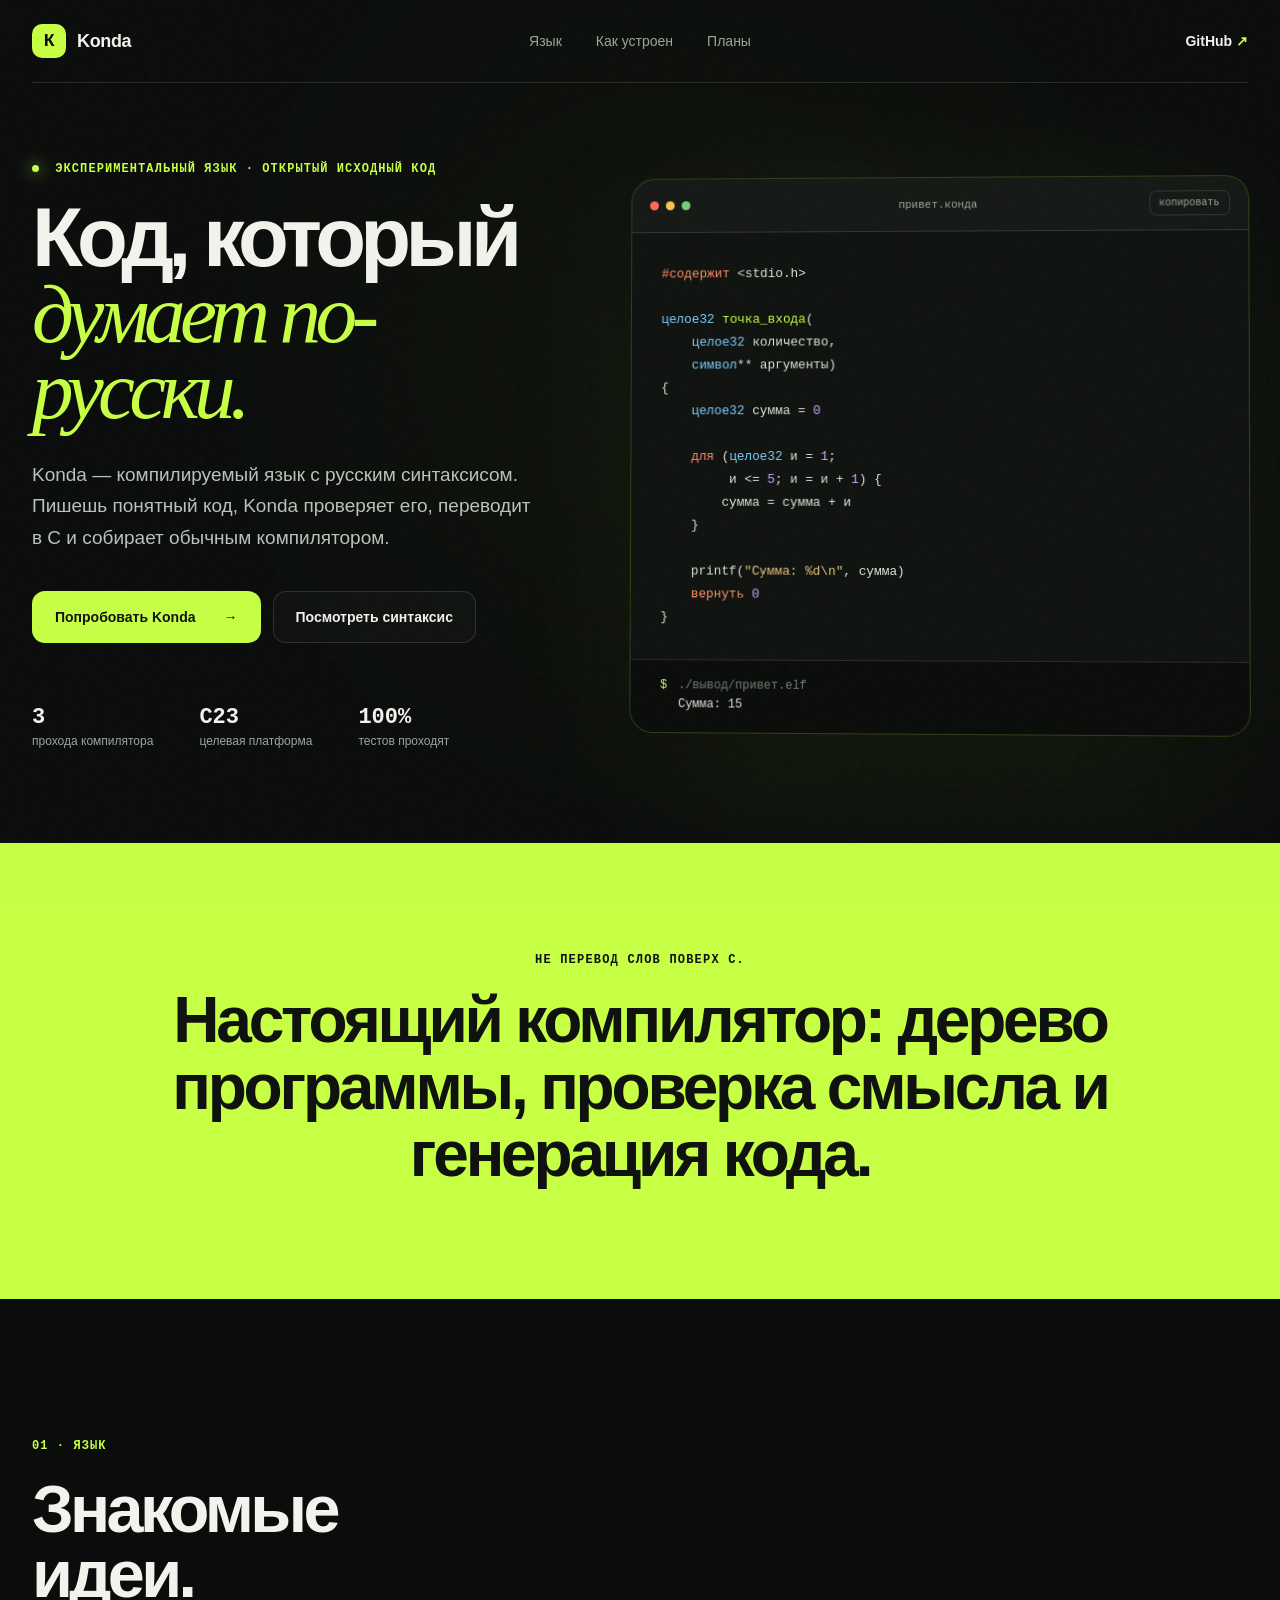
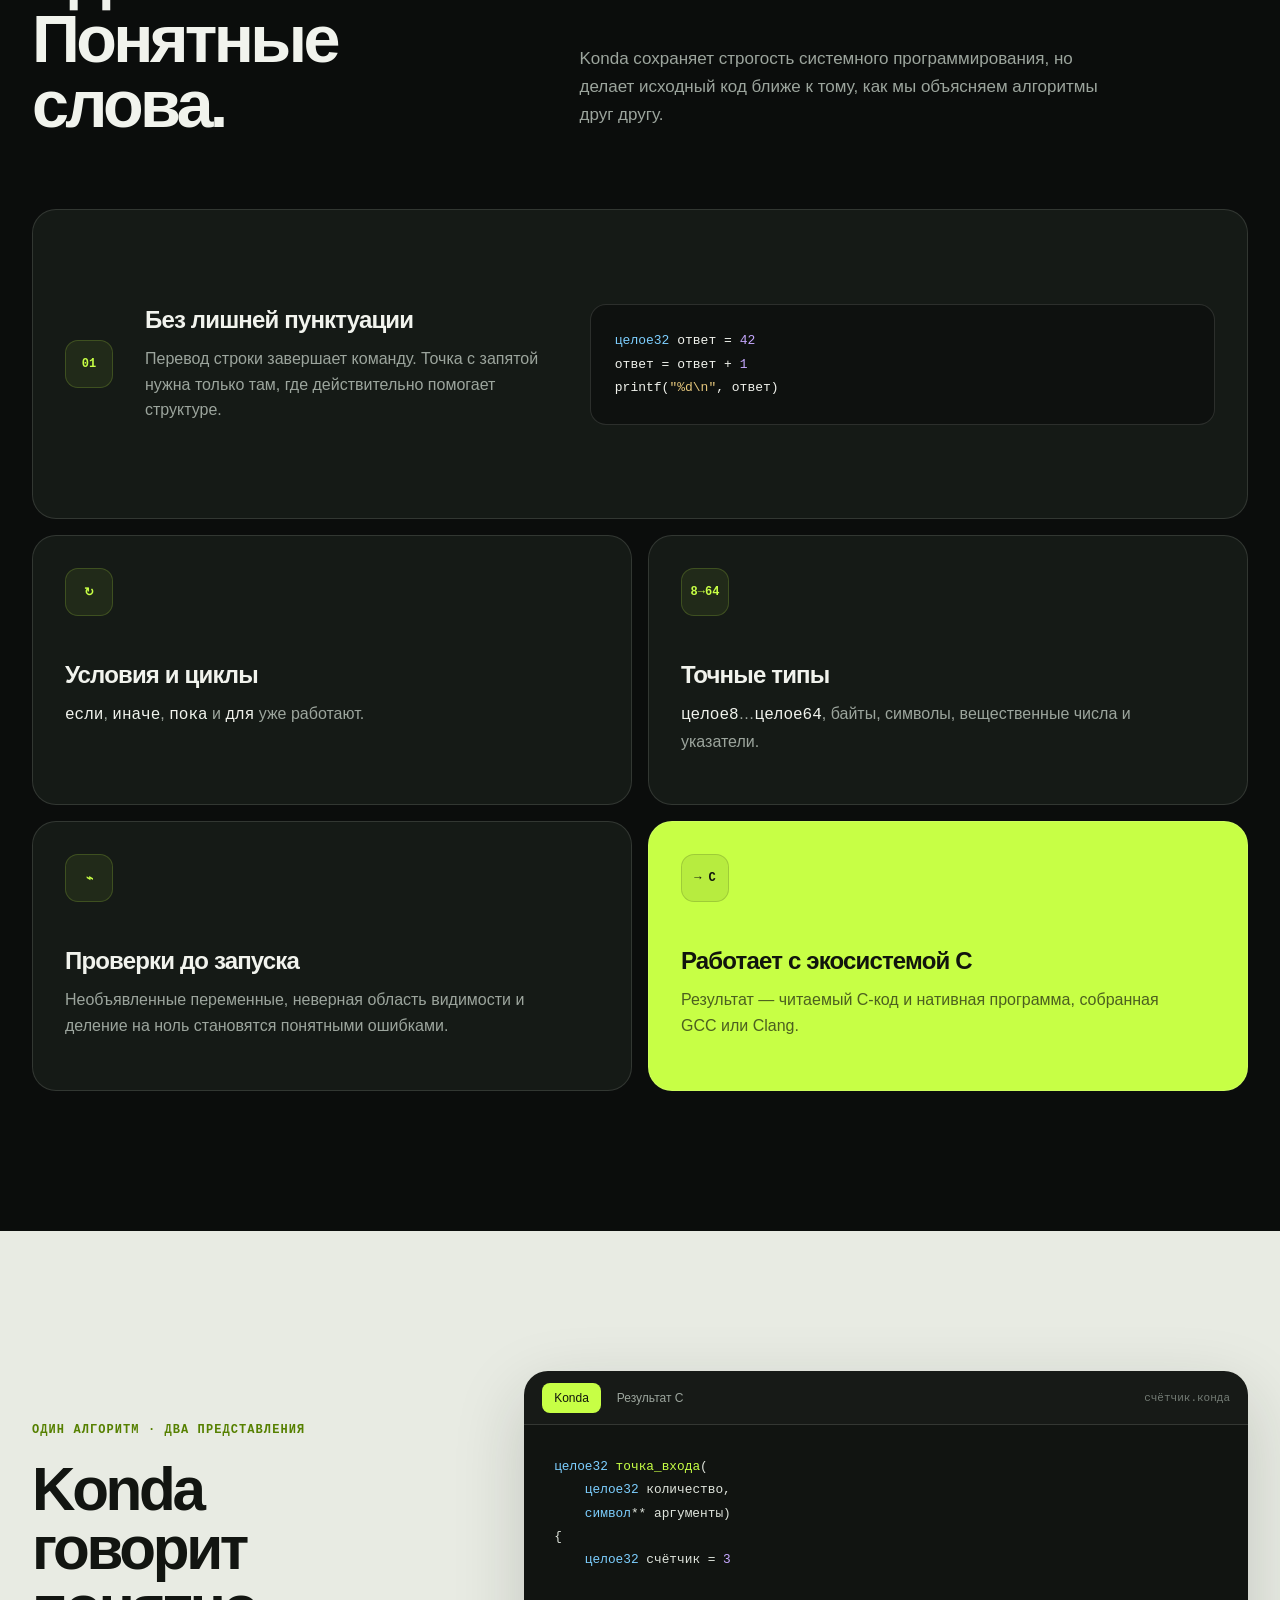
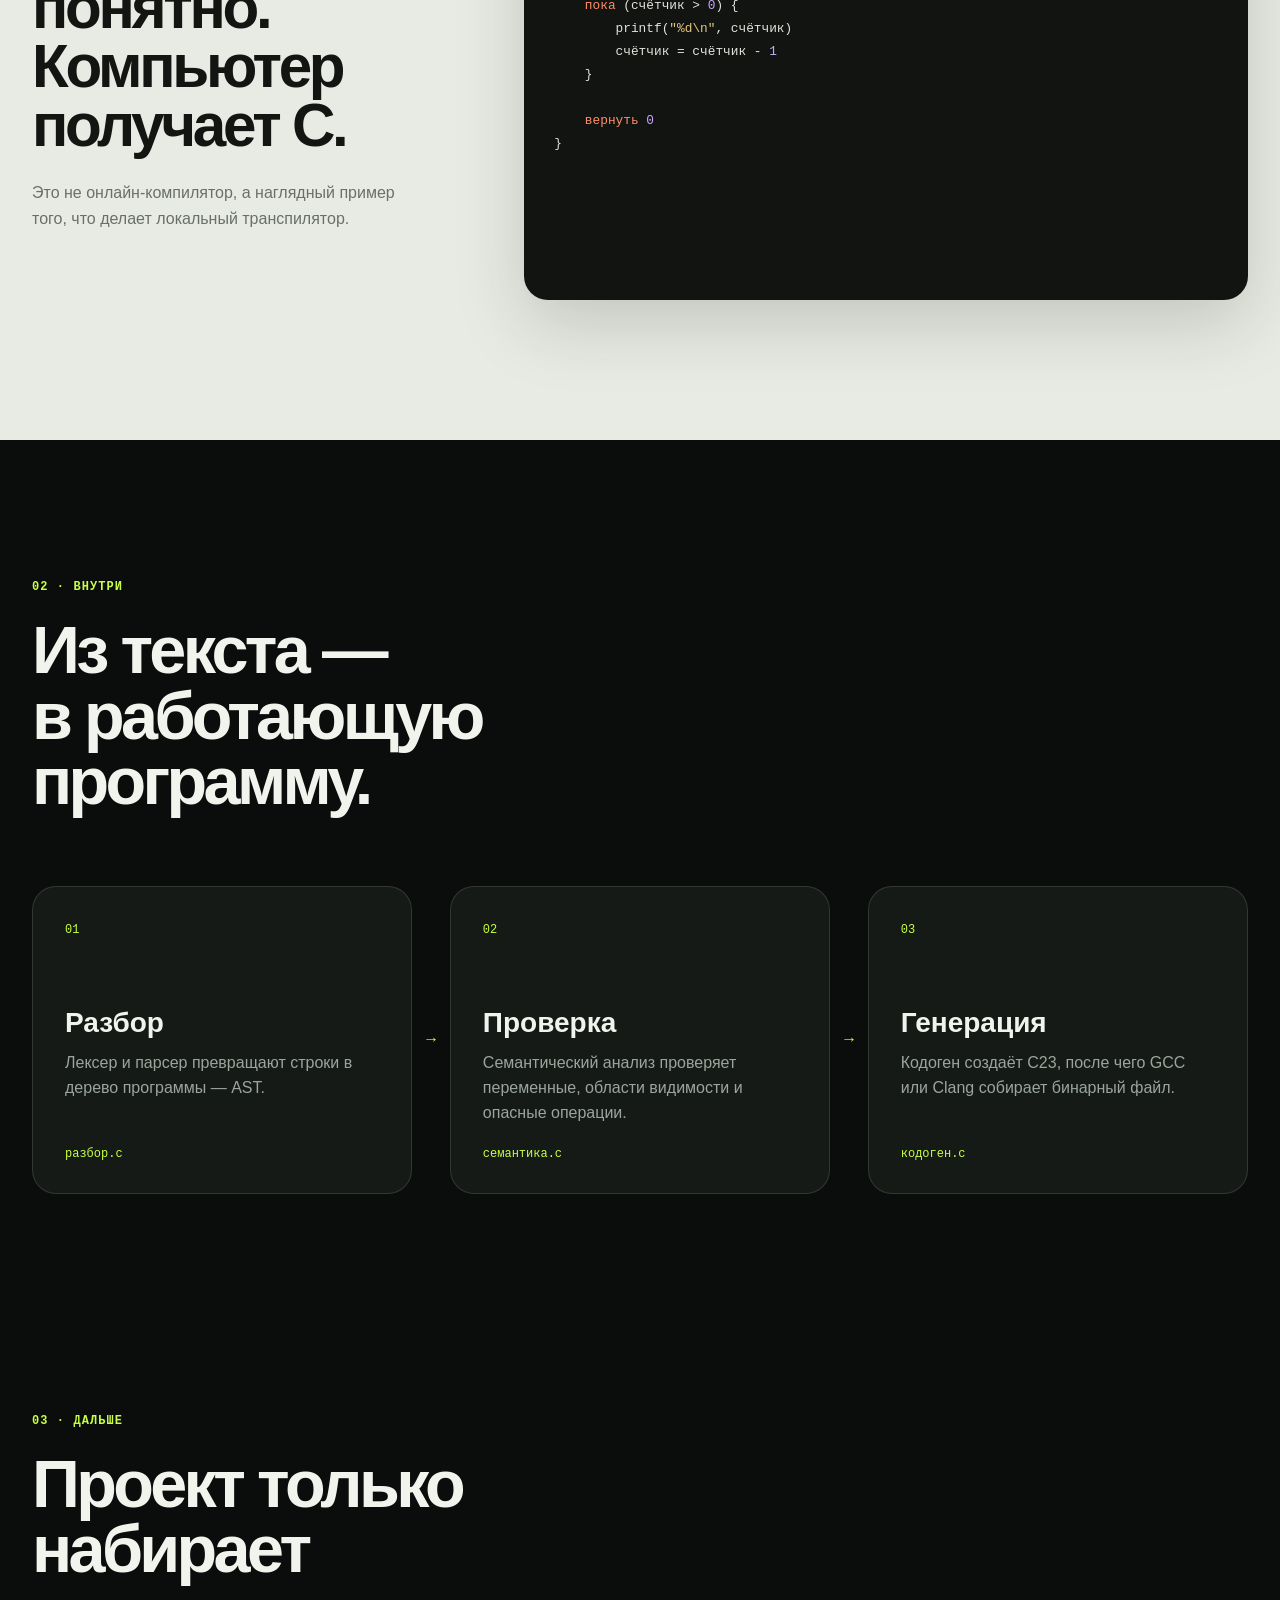
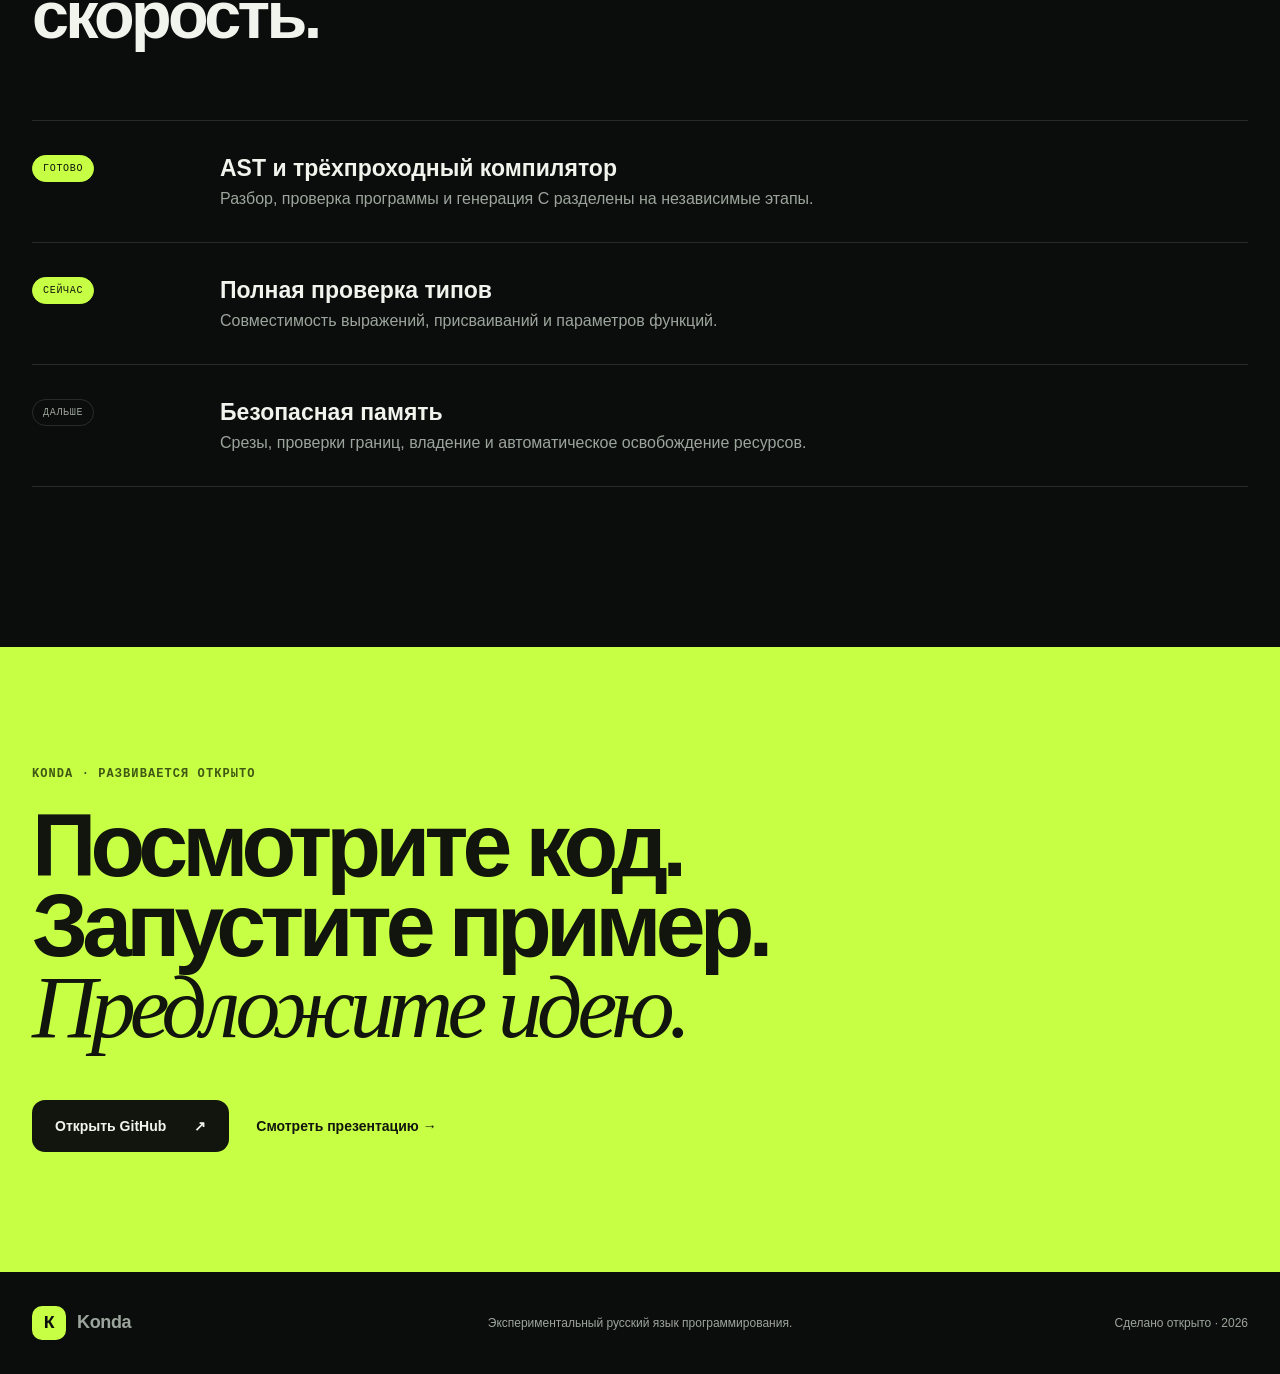
<file: docs/index.html>
<!doctype html>
<html lang="ru">
<head>
  <meta charset="utf-8">
  <meta name="viewport" content="width=device-width, initial-scale=1">
  <meta name="description" content="Konda — экспериментальный русский язык программирования, который переводится в C.">
  <meta name="theme-color" content="#0b0d0c">
  <title>Konda — программирование на русском</title>
  <link rel="icon" href="favicon.svg" type="image/svg+xml">
  <link rel="stylesheet" href="style.css">
</head>
<body>
  <div class="noise" aria-hidden="true"></div>

  <header class="site-header">
    <a class="brand" href="#top" aria-label="Konda — на главную">
      <span class="brand-mark">К</span>
      <span>Konda</span>
    </a>

    <nav class="main-nav" aria-label="Основная навигация">
      <a href="#language">Язык</a>
      <a href="#inside">Как устроен</a>
      <a href="#roadmap">Планы</a>
    </nav>

    <a class="header-link" href="https://github.com/daniliammo/Konda">GitHub <span>↗</span></a>
  </header>

  <main id="top">
    <section class="hero">
      <div class="hero-copy">
        <p class="eyebrow"><span class="status-dot"></span> Экспериментальный язык · открытый исходный код</p>
        <h1>Код, который<br><em>думает по-русски.</em></h1>
        <p class="hero-lead">
          Konda — компилируемый язык с русским синтаксисом.
          Пишешь понятный код, Konda проверяет его, переводит в C
          и собирает обычным компилятором.
        </p>
        <div class="hero-actions">
          <a class="button button-primary" href="https://github.com/daniliammo/Konda#сборка">Попробовать Konda <span>→</span></a>
          <a class="button button-ghost" href="#language">Посмотреть синтаксис</a>
        </div>
        <dl class="hero-stats">
          <div>
            <dt>3</dt>
            <dd>прохода компилятора</dd>
          </div>
          <div>
            <dt>C23</dt>
            <dd>целевая платформа</dd>
          </div>
          <div>
            <dt>100%</dt>
            <dd>тестов проходят</dd>
          </div>
        </dl>
      </div>

      <div class="terminal-wrap" aria-label="Пример программы на Konda">
        <div class="terminal-glow"></div>
        <div class="terminal">
          <div class="terminal-bar">
            <div class="traffic-lights" aria-hidden="true">
              <span></span><span></span><span></span>
            </div>
            <span class="terminal-title">привет.конда</span>
            <button class="copy-button" type="button" data-copy="hero-code">копировать</button>
          </div>
          <pre id="hero-code"><code><span class="tok-directive">#содержит</span> &lt;stdio.h&gt;

<span class="tok-type">целое32</span> <span class="tok-fn">точка_входа</span>(
    <span class="tok-type">целое32</span> количество,
    <span class="tok-type">символ</span>** аргументы)
{
    <span class="tok-type">целое32</span> сумма = <span class="tok-num">0</span>

    <span class="tok-keyword">для</span> (<span class="tok-type">целое32</span> и = <span class="tok-num">1</span>;
         и &lt;= <span class="tok-num">5</span>; и = и + <span class="tok-num">1</span>) {
        сумма = сумма + и
    }

    printf(<span class="tok-string">"Сумма: %d\n"</span>, сумма)
    <span class="tok-keyword">вернуть</span> <span class="tok-num">0</span>
}</code></pre>
          <div class="terminal-output">
            <span class="prompt">$</span> ./вывод/привет.elf
            <strong>Сумма: 15</strong>
          </div>
        </div>
      </div>
    </section>

    <section class="statement" aria-label="Главная идея">
      <p>Не перевод слов поверх C.</p>
      <h2>Настоящий компилятор: дерево программы, проверка смысла и генерация кода.</h2>
    </section>

    <section class="language-section" id="language">
      <div class="section-heading">
        <p class="eyebrow">01 · Язык</p>
        <h2>Знакомые идеи.<br>Понятные слова.</h2>
        <p>Konda сохраняет строгость системного программирования, но делает исходный код ближе к тому, как мы объясняем алгоритмы друг другу.</p>
      </div>

      <div class="feature-grid">
        <article class="feature-card feature-card-wide">
          <div class="feature-number">01</div>
          <div>
            <h3>Без лишней пунктуации</h3>
            <p>Перевод строки завершает команду. Точка с запятой нужна только там, где действительно помогает структуре.</p>
          </div>
          <pre><code><span class="tok-type">целое32</span> ответ = <span class="tok-num">42</span>
ответ = ответ + <span class="tok-num">1</span>
printf(<span class="tok-string">"%d\n"</span>, ответ)</code></pre>
        </article>

        <article class="feature-card">
          <div class="feature-icon">↻</div>
          <h3>Условия и циклы</h3>
          <p><code>если</code>, <code>иначе</code>, <code>пока</code> и <code>для</code> уже работают.</p>
        </article>

        <article class="feature-card">
          <div class="feature-icon">8→64</div>
          <h3>Точные типы</h3>
          <p><code>целое8</code>…<code>целое64</code>, байты, символы, вещественные числа и указатели.</p>
        </article>

        <article class="feature-card">
          <div class="feature-icon">⌁</div>
          <h3>Проверки до запуска</h3>
          <p>Необъявленные переменные, неверная область видимости и деление на ноль становятся понятными ошибками.</p>
        </article>

        <article class="feature-card feature-accent">
          <div class="feature-icon">→ C</div>
          <h3>Работает с экосистемой C</h3>
          <p>Результат — читаемый C-код и нативная программа, собранная GCC или Clang.</p>
        </article>
      </div>
    </section>

    <section class="compare-section">
      <div class="compare-copy">
        <p class="eyebrow">Один алгоритм · два представления</p>
        <h2>Konda говорит понятно. Компьютер получает C.</h2>
        <p>Это не онлайн-компилятор, а наглядный пример того, что делает локальный транспилятор.</p>
      </div>

      <div class="code-compare">
        <div class="code-tabs" role="tablist" aria-label="Выбор языка примера">
          <button class="code-tab active" type="button" role="tab" aria-selected="true" data-code-tab="konda">Konda</button>
          <button class="code-tab" type="button" role="tab" aria-selected="false" data-code-tab="c">Результат C</button>
          <span class="code-file" data-code-file>счётчик.конда</span>
        </div>
        <div class="code-panel active" data-code-panel="konda">
          <pre><code><span class="tok-type">целое32</span> <span class="tok-fn">точка_входа</span>(
    <span class="tok-type">целое32</span> количество,
    <span class="tok-type">символ</span>** аргументы)
{
    <span class="tok-type">целое32</span> счётчик = <span class="tok-num">3</span>

    <span class="tok-keyword">пока</span> (счётчик &gt; <span class="tok-num">0</span>) {
        printf(<span class="tok-string">"%d\n"</span>, счётчик)
        счётчик = счётчик - <span class="tok-num">1</span>
    }

    <span class="tok-keyword">вернуть</span> <span class="tok-num">0</span>
}</code></pre>
        </div>
        <div class="code-panel" data-code-panel="c" hidden>
          <pre><code><span class="tok-directive">#include</span> &lt;stdint.h&gt;
<span class="tok-directive">#include</span> &lt;stdio.h&gt;

int32_t <span class="tok-fn">main</span>(
    int32_t argc,
    char **argv)
{
    int32_t счётчик = <span class="tok-num">3</span>;

    <span class="tok-keyword">while</span> (счётчик &gt; <span class="tok-num">0</span>) {
        printf(<span class="tok-string">"%d\n"</span>, счётчик);
        счётчик = счётчик - <span class="tok-num">1</span>;
    }

    <span class="tok-keyword">return</span> <span class="tok-num">0</span>;
}</code></pre>
        </div>
      </div>
    </section>

    <section class="inside-section" id="inside">
      <div class="section-heading">
        <p class="eyebrow">02 · Внутри</p>
        <h2>Из текста —<br>в работающую программу.</h2>
      </div>

      <div class="pipeline">
        <article>
          <span>01</span>
          <h3>Разбор</h3>
          <p>Лексер и парсер превращают строки в дерево программы — AST.</p>
          <code>разбор.c</code>
        </article>
        <div class="pipeline-arrow" aria-hidden="true">→</div>
        <article>
          <span>02</span>
          <h3>Проверка</h3>
          <p>Семантический анализ проверяет переменные, области видимости и опасные операции.</p>
          <code>семантика.c</code>
        </article>
        <div class="pipeline-arrow" aria-hidden="true">→</div>
        <article>
          <span>03</span>
          <h3>Генерация</h3>
          <p>Кодоген создаёт C23, после чего GCC или Clang собирает бинарный файл.</p>
          <code>кодоген.c</code>
        </article>
      </div>
    </section>

    <section class="roadmap-section" id="roadmap">
      <div class="section-heading">
        <p class="eyebrow">03 · Дальше</p>
        <h2>Проект только<br>набирает скорость.</h2>
      </div>

      <ol class="roadmap">
        <li class="done">
          <span class="roadmap-state">готово</span>
          <div>
            <h3>AST и трёхпроходный компилятор</h3>
            <p>Разбор, проверка программы и генерация C разделены на независимые этапы.</p>
          </div>
        </li>
        <li class="active">
          <span class="roadmap-state">сейчас</span>
          <div>
            <h3>Полная проверка типов</h3>
            <p>Совместимость выражений, присваиваний и параметров функций.</p>
          </div>
        </li>
        <li>
          <span class="roadmap-state">дальше</span>
          <div>
            <h3>Безопасная память</h3>
            <p>Срезы, проверки границ, владение и автоматическое освобождение ресурсов.</p>
          </div>
        </li>
      </ol>
    </section>

    <section class="cta-section">
      <p class="eyebrow">Konda · развивается открыто</p>
      <h2>Посмотрите код.<br>Запустите пример.<br><em>Предложите идею.</em></h2>
      <div class="cta-actions">
        <a class="button button-light" href="https://github.com/daniliammo/Konda">Открыть GitHub <span>↗</span></a>
        <a class="text-link" href="konda_presentation.html">Смотреть презентацию →</a>
      </div>
    </section>
  </main>

  <footer>
    <a class="brand" href="#top">
      <span class="brand-mark">К</span>
      <span>Konda</span>
    </a>
    <p>Экспериментальный русский язык программирования.</p>
    <p>Сделано открыто · 2026</p>
  </footer>

  <script src="script.js"></script>
</body>
</html>
</file>
<file: docs/style.css>
:root {
  --bg: #0b0d0c;
  --bg-soft: #111512;
  --panel: #151a16;
  --panel-light: #1b211c;
  --text: #f1f3ed;
  --muted: #9ca59d;
  --line: rgba(241, 243, 237, 0.13);
  --acid: #c7ff45;
  --acid-soft: #a4d837;
  --orange: #ff8a4c;
  --blue: #7dcfff;
  --radius: 24px;
  --mono: "SFMono-Regular", "Cascadia Code", "Roboto Mono", Consolas, monospace;
  --sans: Inter, "Segoe UI", Arial, sans-serif;
}

* {
  box-sizing: border-box;
}

html {
  scroll-behavior: smooth;
}

body {
  margin: 0;
  color: var(--text);
  background: var(--bg);
  font-family: var(--sans);
  overflow-x: hidden;
}

a {
  color: inherit;
  text-decoration: none;
}

button {
  font: inherit;
}

code,
pre {
  font-family: var(--mono);
}

.noise {
  position: fixed;
  inset: 0;
  z-index: 20;
  pointer-events: none;
  opacity: 0.025;
  background-image: url("data:image/svg+xml,%3Csvg viewBox='0 0 180 180' xmlns='http://www.w3.org/2000/svg'%3E%3Cfilter id='n'%3E%3CfeTurbulence type='fractalNoise' baseFrequency='.9' numOctaves='3' stitchTiles='stitch'/%3E%3C/filter%3E%3Crect width='100%25' height='100%25' filter='url(%23n)' opacity='.8'/%3E%3C/svg%3E");
}

.site-header {
  position: relative;
  z-index: 10;
  display: grid;
  grid-template-columns: 1fr auto 1fr;
  align-items: center;
  width: min(1440px, calc(100% - 64px));
  margin: 0 auto;
  padding: 24px 0;
  border-bottom: 1px solid var(--line);
}

.brand {
  display: inline-flex;
  align-items: center;
  gap: 11px;
  width: max-content;
  font-size: 18px;
  font-weight: 750;
  letter-spacing: -0.02em;
}

.brand-mark {
  display: grid;
  place-items: center;
  width: 34px;
  height: 34px;
  color: var(--bg);
  background: var(--acid);
  border-radius: 10px;
  font-family: var(--mono);
  font-weight: 900;
}

.main-nav {
  display: flex;
  gap: 34px;
  color: var(--muted);
  font-size: 14px;
}

.main-nav a,
.header-link {
  transition: color 180ms ease;
}

.main-nav a:hover,
.header-link:hover {
  color: var(--acid);
}

.header-link {
  justify-self: end;
  font-size: 14px;
  font-weight: 650;
}

.header-link span {
  color: var(--acid);
}

.hero {
  position: relative;
  display: grid;
  grid-template-columns: minmax(0, 0.9fr) minmax(520px, 1.1fr);
  gap: clamp(48px, 7vw, 120px);
  align-items: center;
  width: min(1440px, calc(100% - 64px));
  min-height: 760px;
  margin: 0 auto;
  padding: 76px 0 92px;
}

.hero::before {
  position: absolute;
  top: 8%;
  left: 36%;
  width: 420px;
  height: 420px;
  content: "";
  background: var(--acid);
  border-radius: 50%;
  filter: blur(180px);
  opacity: 0.055;
  pointer-events: none;
}

.eyebrow {
  margin: 0 0 24px;
  color: var(--acid);
  font-family: var(--mono);
  font-size: 12px;
  font-weight: 700;
  letter-spacing: 0.09em;
  text-transform: uppercase;
}

.status-dot {
  display: inline-block;
  width: 7px;
  height: 7px;
  margin-right: 8px;
  background: var(--acid);
  border-radius: 50%;
  box-shadow: 0 0 16px var(--acid);
}

h1,
h2,
h3,
p {
  margin-top: 0;
}

h1 {
  max-width: 790px;
  margin-bottom: 30px;
  font-size: clamp(56px, 6.5vw, 104px);
  font-weight: 720;
  line-height: 0.91;
  letter-spacing: -0.068em;
}

h1 em,
.cta-section em {
  color: var(--acid);
  font-family: Georgia, "Times New Roman", serif;
  font-weight: 400;
}

.hero-lead {
  max-width: 610px;
  margin-bottom: 38px;
  color: #bbc2bb;
  font-size: 19px;
  line-height: 1.65;
}

.hero-actions,
.cta-actions {
  display: flex;
  flex-wrap: wrap;
  gap: 12px;
}

.button {
  display: inline-flex;
  align-items: center;
  justify-content: center;
  gap: 28px;
  min-height: 52px;
  padding: 0 22px;
  border: 1px solid transparent;
  border-radius: 13px;
  font-size: 14px;
  font-weight: 750;
  transition: transform 180ms ease, background 180ms ease, border-color 180ms ease;
}

.button:hover {
  transform: translateY(-2px);
}

.button-primary {
  color: #10140c;
  background: var(--acid);
}

.button-primary:hover {
  background: #d4ff70;
}

.button-ghost {
  border-color: var(--line);
  background: rgba(255, 255, 255, 0.025);
}

.button-ghost:hover {
  border-color: rgba(199, 255, 69, 0.45);
}

.hero-stats {
  display: flex;
  gap: 46px;
  margin: 62px 0 0;
}

.hero-stats div {
  display: grid;
  gap: 4px;
}

.hero-stats dt {
  font-family: var(--mono);
  font-size: 22px;
  font-weight: 800;
}

.hero-stats dd {
  margin: 0;
  color: var(--muted);
  font-size: 12px;
}

.terminal-wrap {
  position: relative;
}

.terminal-glow {
  position: absolute;
  inset: 8% 5% -5%;
  z-index: -1;
  background: rgba(199, 255, 69, 0.1);
  filter: blur(75px);
}

.terminal {
  overflow: hidden;
  background: #101310;
  border: 1px solid rgba(199, 255, 69, 0.18);
  border-radius: var(--radius);
  box-shadow: 0 32px 80px rgba(0, 0, 0, 0.35);
  transform: perspective(1500px) rotateY(-2deg) rotateX(1deg);
}

.terminal-bar,
.code-tabs {
  display: grid;
  grid-template-columns: 1fr auto 1fr;
  align-items: center;
  min-height: 54px;
  padding: 0 18px;
  background: rgba(255, 255, 255, 0.025);
  border-bottom: 1px solid var(--line);
}

.traffic-lights {
  display: flex;
  gap: 7px;
}

.traffic-lights span {
  width: 9px;
  height: 9px;
  background: #343a35;
  border-radius: 50%;
}

.traffic-lights span:first-child {
  background: #ff6b55;
}

.traffic-lights span:nth-child(2) {
  background: #f7c84c;
}

.traffic-lights span:nth-child(3) {
  background: #72d178;
}

.terminal-title {
  color: var(--muted);
  font-family: var(--mono);
  font-size: 11px;
}

.copy-button {
  justify-self: end;
  padding: 6px 9px;
  color: var(--muted);
  background: transparent;
  border: 1px solid var(--line);
  border-radius: 7px;
  cursor: pointer;
  font-family: var(--mono);
  font-size: 10px;
}

.copy-button:hover {
  color: var(--acid);
  border-color: rgba(199, 255, 69, 0.4);
}

.terminal pre,
.code-panel pre {
  margin: 0;
  padding: 30px;
  overflow-x: auto;
  color: #dfe4dc;
  font-size: clamp(11px, 1vw, 14px);
  line-height: 1.8;
  tab-size: 4;
}

.tok-directive,
.tok-keyword {
  color: #ff8d65;
}

.tok-type {
  color: var(--blue);
}

.tok-fn {
  color: var(--acid);
}

.tok-string {
  color: #e6c77c;
}

.tok-num {
  color: #c6a8ff;
}

.terminal-output {
  display: grid;
  grid-template-columns: auto 1fr;
  gap: 5px 11px;
  padding: 18px 30px 21px;
  color: #747d75;
  background: #0b0d0b;
  border-top: 1px solid var(--line);
  font-family: var(--mono);
  font-size: 12px;
}

.terminal-output .prompt {
  grid-row: 1 / 3;
  color: var(--acid);
}

.terminal-output strong {
  color: #dfe4dc;
  font-weight: 500;
}

.statement {
  padding: 110px max(32px, calc((100vw - 1160px) / 2));
  color: #10120f;
  background: var(--acid);
  text-align: center;
}

.statement p {
  margin-bottom: 20px;
  font-family: var(--mono);
  font-size: 12px;
  font-weight: 800;
  letter-spacing: 0.1em;
  text-transform: uppercase;
}

.statement h2 {
  max-width: 1050px;
  margin: 0 auto;
  font-size: clamp(36px, 5vw, 70px);
  line-height: 1.05;
  letter-spacing: -0.05em;
}

.language-section,
.inside-section,
.roadmap-section {
  width: min(1240px, calc(100% - 64px));
  margin: 0 auto;
  padding: 140px 0;
}

.section-heading {
  display: grid;
  grid-template-columns: 1fr 1.4fr;
  gap: 24px 70px;
  align-items: end;
  margin-bottom: 72px;
}

.section-heading .eyebrow {
  grid-column: 1 / -1;
  margin-bottom: 0;
}

.section-heading h2 {
  margin-bottom: 0;
  font-size: clamp(42px, 5.2vw, 76px);
  line-height: 0.98;
  letter-spacing: -0.055em;
}

.section-heading > p:last-child {
  max-width: 540px;
  margin: 0 0 8px;
  color: var(--muted);
  font-size: 17px;
  line-height: 1.65;
}

.feature-grid {
  display: grid;
  grid-template-columns: repeat(2, 1fr);
  gap: 16px;
}

.feature-card {
  position: relative;
  min-height: 270px;
  padding: 32px;
  overflow: hidden;
  background: var(--panel);
  border: 1px solid var(--line);
  border-radius: var(--radius);
}

.feature-card h3 {
  margin-bottom: 12px;
  font-size: 24px;
  letter-spacing: -0.035em;
}

.feature-card p {
  max-width: 480px;
  margin-bottom: 0;
  color: var(--muted);
  line-height: 1.6;
}

.feature-card p code {
  color: var(--text);
}

.feature-card-wide {
  display: grid;
  grid-template-columns: 52px minmax(220px, 0.8fr) 1.2fr;
  gap: 28px;
  align-items: center;
  grid-column: 1 / -1;
  min-height: 310px;
}

.feature-card-wide pre {
  margin: 0;
  padding: 24px;
  overflow-x: auto;
  background: #0e110f;
  border: 1px solid var(--line);
  border-radius: 16px;
  font-size: 13px;
  line-height: 1.8;
}

.feature-number,
.feature-icon {
  display: grid;
  place-items: center;
  width: 48px;
  height: 48px;
  margin-bottom: 45px;
  color: var(--acid);
  background: rgba(199, 255, 69, 0.07);
  border: 1px solid rgba(199, 255, 69, 0.18);
  border-radius: 13px;
  font-family: var(--mono);
  font-size: 12px;
  font-weight: 800;
}

.feature-card-wide .feature-number {
  margin-bottom: 0;
}

.feature-accent {
  color: #11150d;
  background: var(--acid);
}

.feature-accent .feature-icon {
  color: #11150d;
  background: rgba(11, 13, 12, 0.08);
  border-color: rgba(11, 13, 12, 0.14);
}

.feature-accent p {
  color: rgba(17, 21, 13, 0.68);
}

.compare-section {
  display: grid;
  grid-template-columns: 0.7fr 1.3fr;
  gap: clamp(40px, 8vw, 130px);
  align-items: center;
  padding: 140px max(32px, calc((100vw - 1240px) / 2));
  background: #e8ebe3;
}

.compare-copy {
  color: #121511;
}

.compare-copy .eyebrow {
  color: #568000;
}

.compare-copy h2 {
  margin-bottom: 24px;
  font-size: clamp(42px, 4.7vw, 72px);
  line-height: 0.98;
  letter-spacing: -0.055em;
}

.compare-copy > p:last-child {
  color: #697068;
  line-height: 1.65;
}

.code-compare {
  min-width: 0;
  overflow: hidden;
  color: var(--text);
  background: #111411;
  border-radius: var(--radius);
  box-shadow: 0 24px 70px rgba(26, 31, 25, 0.18);
}

.code-tabs {
  display: flex;
  gap: 4px;
}

.code-tab {
  padding: 8px 12px;
  color: var(--muted);
  background: transparent;
  border: 0;
  border-radius: 8px;
  cursor: pointer;
  font-size: 12px;
}

.code-tab.active {
  color: #10140c;
  background: var(--acid);
}

.code-file {
  margin-left: auto;
  color: #737b74;
  font-family: var(--mono);
  font-size: 11px;
}

.code-panel {
  min-height: 475px;
}

.inside-section {
  padding-bottom: 80px;
}

.pipeline {
  display: grid;
  grid-template-columns: 1fr auto 1fr auto 1fr;
  align-items: center;
}

.pipeline article {
  min-height: 290px;
  padding: 32px;
  background: var(--panel);
  border: 1px solid var(--line);
  border-radius: var(--radius);
}

.pipeline article > span {
  color: var(--acid);
  font-family: var(--mono);
  font-size: 12px;
}

.pipeline h3 {
  margin: 70px 0 12px;
  font-size: 28px;
}

.pipeline p {
  min-height: 76px;
  color: var(--muted);
  line-height: 1.55;
}

.pipeline article code {
  color: var(--acid);
  font-size: 12px;
}

.pipeline-arrow {
  padding: 0 14px;
  color: var(--acid);
  font-family: var(--mono);
}

.roadmap-section {
  padding-bottom: 160px;
}

.roadmap {
  margin: 0;
  padding: 0;
  list-style: none;
  border-top: 1px solid var(--line);
}

.roadmap li {
  display: grid;
  grid-template-columns: 160px 1fr;
  gap: 28px;
  padding: 34px 0;
  border-bottom: 1px solid var(--line);
}

.roadmap-state {
  align-self: start;
  width: max-content;
  padding: 7px 10px;
  color: var(--muted);
  border: 1px solid var(--line);
  border-radius: 999px;
  font-family: var(--mono);
  font-size: 10px;
  letter-spacing: 0.07em;
  text-transform: uppercase;
}

.roadmap .done .roadmap-state,
.roadmap .active .roadmap-state {
  color: #11150d;
  background: var(--acid);
  border-color: var(--acid);
}

.roadmap h3 {
  margin-bottom: 8px;
  font-size: 23px;
}

.roadmap p {
  margin-bottom: 0;
  color: var(--muted);
}

.cta-section {
  padding: 120px max(32px, calc((100vw - 1240px) / 2));
  color: #11150d;
  background: var(--acid);
}

.cta-section .eyebrow {
  color: #405713;
}

.cta-section h2 {
  margin-bottom: 52px;
  font-size: clamp(52px, 7vw, 105px);
  line-height: 0.9;
  letter-spacing: -0.065em;
}

.cta-section em {
  color: #11150d;
}

.button-light {
  color: var(--text);
  background: #11150d;
}

.text-link {
  display: inline-flex;
  align-items: center;
  padding: 0 15px;
  font-size: 14px;
  font-weight: 750;
}

footer {
  display: grid;
  grid-template-columns: 1fr auto 1fr;
  align-items: center;
  width: min(1440px, calc(100% - 64px));
  margin: 0 auto;
  padding: 34px 0;
  color: var(--muted);
  font-size: 12px;
}

footer p {
  margin: 0;
}

footer p:last-child {
  justify-self: end;
}

@media (max-width: 1050px) {
  .hero {
    grid-template-columns: 1fr;
    padding-top: 68px;
  }

  .hero-copy {
    max-width: 780px;
  }

  .terminal-wrap {
    max-width: 760px;
  }

  .section-heading,
  .compare-section {
    grid-template-columns: 1fr;
  }

  .feature-card-wide {
    grid-template-columns: 52px 1fr;
  }

  .feature-card-wide pre {
    grid-column: 1 / -1;
  }

  .pipeline {
    grid-template-columns: 1fr;
    gap: 12px;
  }

  .pipeline-arrow {
    padding: 0 0 0 48px;
    transform: rotate(90deg);
    transform-origin: left center;
  }

  .pipeline article {
    min-height: 0;
  }

  .pipeline h3 {
    margin-top: 36px;
  }

  .pipeline p {
    min-height: 0;
  }
}

@media (max-width: 720px) {
  .site-header {
    grid-template-columns: 1fr auto;
    width: min(100% - 36px, 1440px);
  }

  .main-nav {
    display: none;
  }

  .hero,
  .language-section,
  .inside-section,
  .roadmap-section {
    width: min(100% - 36px, 1240px);
  }

  .hero {
    grid-template-columns: minmax(0, 1fr);
    min-height: auto;
    padding: 54px 0 72px;
  }

  h1 {
    font-size: clamp(48px, 16vw, 74px);
  }

  .hero-lead {
    font-size: 17px;
  }

  .hero-stats {
    display: grid;
    grid-template-columns: repeat(3, 1fr);
    gap: 12px;
    margin-top: 44px;
  }

  .hero-stats dt {
    font-size: 18px;
  }

  .terminal {
    border-radius: 18px;
    transform: none;
  }

  .terminal pre,
  .code-panel pre {
    padding: 20px;
    font-size: 10px;
  }

  .statement,
  .compare-section,
  .cta-section {
    padding-right: 18px;
    padding-left: 18px;
  }

  .language-section,
  .inside-section,
  .roadmap-section {
    padding: 92px 0;
  }

  .section-heading {
    margin-bottom: 48px;
  }

  .section-heading h2 {
    font-size: 48px;
  }

  .feature-grid {
    grid-template-columns: 1fr;
  }

  .feature-card,
  .feature-card-wide {
    grid-column: auto;
    min-height: 240px;
    padding: 24px;
  }

  .feature-card-wide {
    grid-template-columns: 1fr;
  }

  .feature-card-wide .feature-number {
    margin-bottom: 0;
  }

  .compare-section {
    padding-top: 92px;
    padding-bottom: 92px;
  }

  .code-file {
    display: none;
  }

  .roadmap li {
    grid-template-columns: 1fr;
    gap: 18px;
  }

  .cta-section h2 {
    font-size: 58px;
  }

  footer {
    grid-template-columns: 1fr;
    gap: 16px;
    width: min(100% - 36px, 1440px);
  }

  footer p:last-child {
    justify-self: start;
  }
}

@media (prefers-reduced-motion: reduce) {
  html {
    scroll-behavior: auto;
  }

  *,
  *::before,
  *::after {
    transition-duration: 0.01ms !important;
  }
}
</file>
